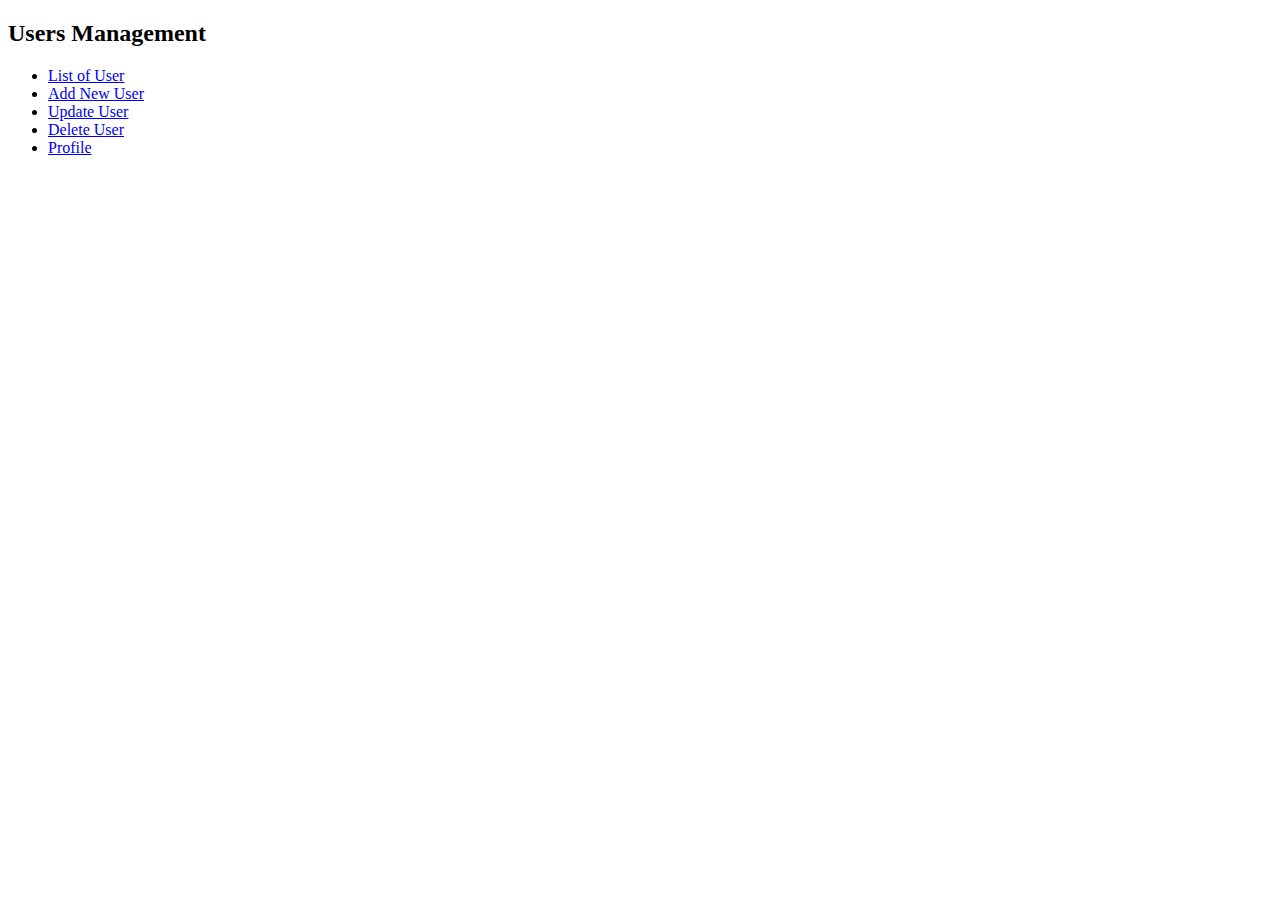
<file: Users/src/main/resources/templates/index.html>
<!DOCTYPE html>
<html xmlns="http://www.w3.org/1999/xhtml"
      xmlns:th="http://www.thymeleaf.org"
      lang="en">
<head>
    <meta charset="UTF-8">
    <title>Users Management</title>
</head>
<body>

<h2>Users Management</h2>
<ul>
    <li><a href="/users/list" th:href="@{/users/list}"> List of User</a></li>
    <li><a href="/users/signup" th:href="@{/users/signup}"> Add New User</a></li>
    <li><a href="/users/update" th:href="@{/users/update}"> Update User</a></li>
    <li><a href="/users/delete" th:href="@{/users/delete}"> Delete User</a></li>

    <!--  Replace link below to link to your main.html/budget.html/transaction.html  -->
    <li><a href="/users/profile" th:href="@{/users/profile}"> Profile</a></li>
</ul>

</body>
</html>
</file>
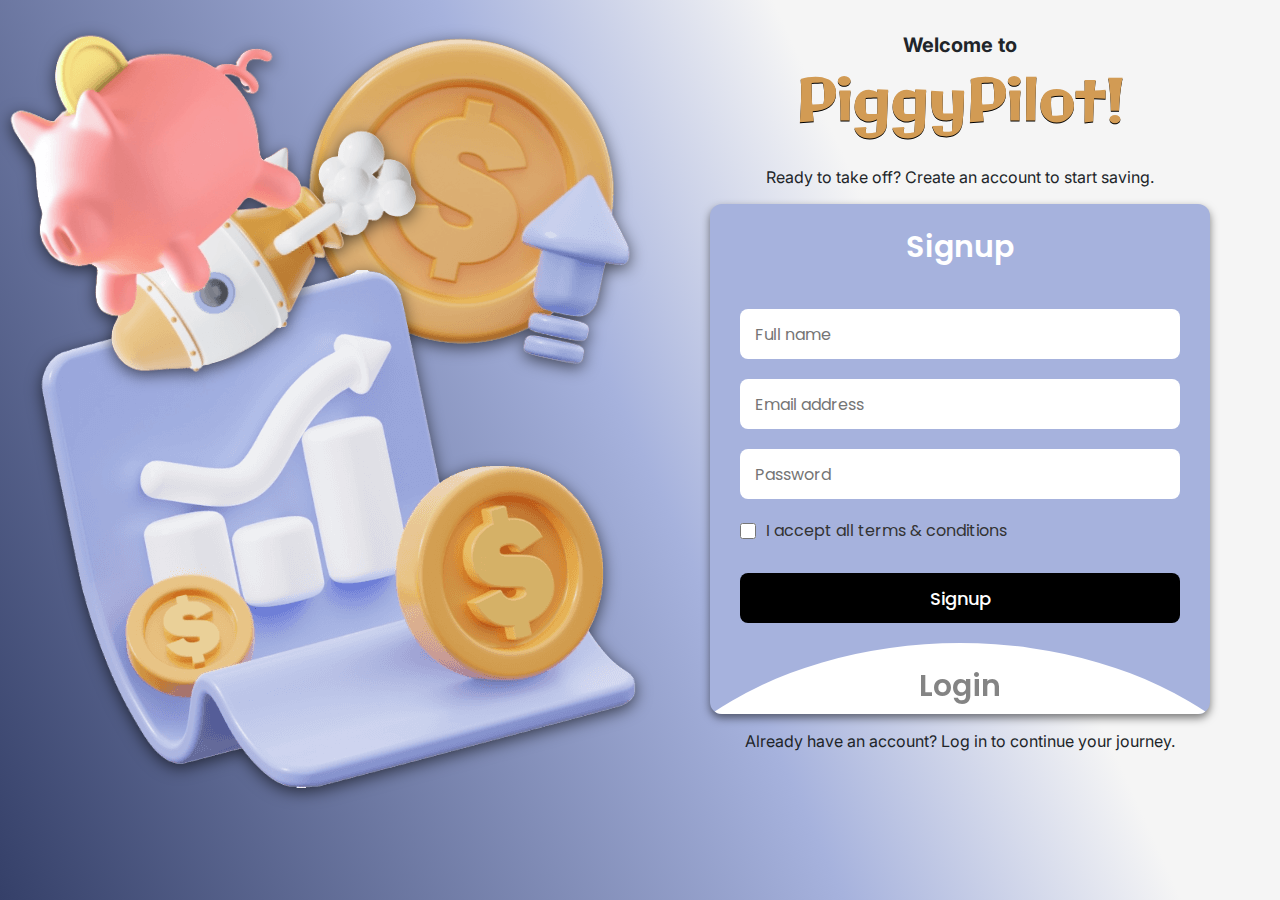
<file: signup.html>
<!DOCTYPE html>
<html lang="en">
<head>
    <meta charset="UTF-8" />
    <meta http-equiv="X-UA-Compatible" content="IE=edge" />
    <meta name="viewport" content="width=device-width, initial-scale=1.0" />
    <title>Login & Signup Form</title>
    <link href="https://cdn.jsdelivr.net/npm/bootstrap@5.3.3/dist/css/bootstrap.min.css" rel="stylesheet" integrity="sha384-QWTKZyjpPEjISv5WaRU9OFeRpok6YctnYmDr5pNlyT2bRjXh0JMhjY6hW+ALEwIH" crossorigin="anonymous">

    <!--  Style for the login/signup Wrapper  -->
    <link rel="stylesheet" href="signupCSS.css" />

    <!--  Style for entire content  -->
    <link rel="stylesheet" href="style.css" />
</head>
<body>

<div class="content-grid">

    <!--  Images  -->
    <div class="position-relative">

        <!--  Coin Image  -->
        <div class="position-absolute top-0 end-0">
            <img src="assets/images/coin.png" alt="coin" class="ease-in">
        </div>

        <!--  Receipt Image  -->
        <div class="position-absolute bottom-0 end-0">
            <img src="assets/images/receipt.png" alt="receipt">
        </div>

        <!--  Pig Image  -->
        <div class="position-absolute top-0 start-0 ">
            <img src="assets/images/piggy.png" alt="flying piggy" class="ease-in">
        </div>
    </div>

    <!--  Left container  -->
    <div class="left container text-center">

        <!--   Texts   -->
        <div class="welcome">Welcome to</div>
        <div class="piggy">PiggyPilot!</div>
        <div class="info">Ready to take off? Create an account to start saving.</div>

        <!--    Signup/Login    -->
        <div class="wrapper">
            <div class="form signup">
                <header>Signup</header>
                <form action="#">
                    <input type="text" placeholder="Full name" required />
                    <input type="text" placeholder="Email address" required />
                    <input type="password" placeholder="Password" required />
                    <div class="checkbox">
                        <input type="checkbox" id="signupCheck" />
                        <label for="signupCheck">I accept all terms & conditions</label>
                    </div>
                    <input type="submit" value="Signup" />
                </form>
            </div>

            <div class="form login">
                <header>Login</header>
                <form action="#">
                    <input type="text" placeholder="Email address" required />
                    <input type="password" placeholder="Password" required />
                    <a href="#">Forgot password?</a>
                    <input type="submit" value="Login" />
                </form>
            </div>
        </div>

        <!--   Texts   -->
        <div class="info">Already have an account? Log in to continue your journey.</div>
    </div>

</div>
<script>
    const wrapper = document.querySelector(".wrapper"),
        signupHeader = document.querySelector(".signup header"),
        loginHeader = document.querySelector(".login header");

    loginHeader.addEventListener("click", () => {
        wrapper.classList.add("active");
    });
    signupHeader.addEventListener("click", () => {
        wrapper.classList.remove("active");
    });
</script>
</body>
</html>
</file>
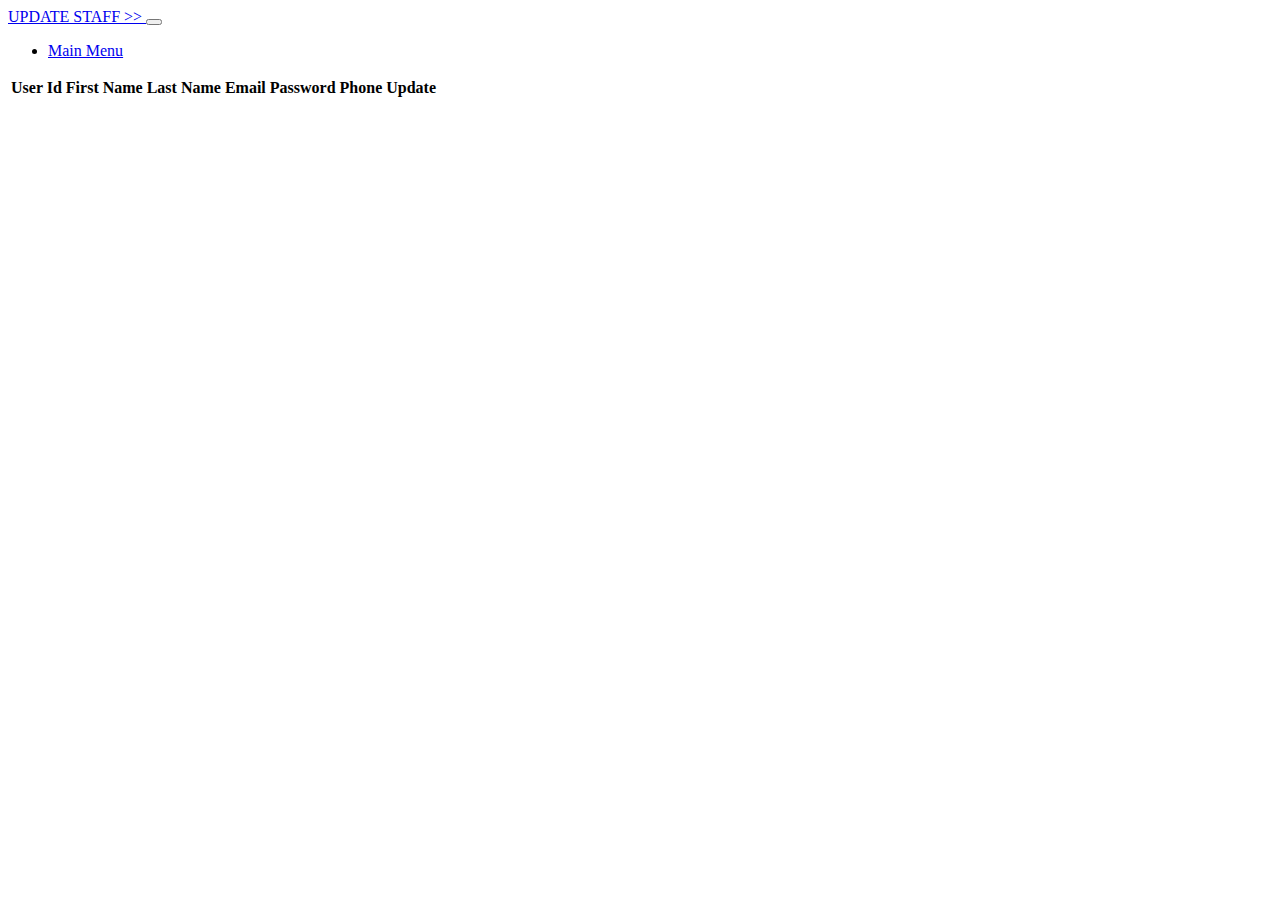
<file: Users/target/classes/templates/choose-user-to-update.html>
<!DOCTYPE html>
<html xmlns="http://www.w3.org/1999/xhtml"
      xmlns:th="http://www.thymeleaf.org"
      lang="en">
<head>
    <title>Update Staff</title>
    <meta charset="UTF-8">
    <meta name="viewport" content="width=device-width, initial-scale=1, shrink-to-fit=no">
    <link rel="stylesheet" href="https://cdn.jsdelivr.net/npm/bootstrap@4.5.3/dist/css/bootstrap.min.css"
          integrity="sha384-TX8t27EcRE3e/ihU7zmQxVncDAy5uIKz4rEkgIXeMed4M0jlfIDPvg6uqKI2xXr2" crossorigin="anonymous">

    <link rel="stylesheet"
          href="https://use.fontawesome.com/releases/v5.4.1/css/all.css"
          integrity="sha384-5sAR7xN1Nv6T6+dT2mhtzEpVJvfS3NScPQTrOxhwjIuvcA67KV2R5Jz6kr4abQsz"
          crossorigin="anonymous">

</head>
<body>

<nav class="navbar navbar-expand-sm bg-dark navbar-dark">
    <a class="navbar-brand" href="#"> UPDATE STAFF >> </a>
    <button class="navbar-toggler " type="button" data-toggle="collapse" data-target="#collapsibleNavbar">
        <span class="navbar-toggler-icon"></span>
    </button>
    <div class="collapse navbar-collapse" id="collapsibleNavbar">
        <ul class="navbar-nav">
            <li class="nav-item">
                <a class="nav-link" href = "#" th:href ="@{/}">Main Menu</a>
            </li>
        </ul>
    </div>
</nav>

<div class="container my-2">
    <div class="card">
        <div class="card-body">
            <table class="table table-striped table-responsive-md">
                <thead>
                <tr>
                    <th> User Id </th>
                    <th> First Name </th>
                    <th> Last Name </th>
                    <th> Email </th>
                    <th> Password </th>
                    <th> Phone </th>
                    <th> Update</th>
                </tr>
                </thead>
                <tbody>
                <tr th:each="user : ${users}">
                    <td><span th:text="${user.userid}"> </span></td>
                    <td><span th:text="${user.fname}"> </span></td>
                    <td><span th:text="${user.lname}"> </span></td>
                    <td><span th:text="${user.email}"> </span></td>
                    <td><span th:text="${user.password}"> </span></td>
                    <td><span th:text="${user.phone}"> </span></td>
                    <td><a th:href="@{/users/edit/{id}(id=${user.userid})}"
                           class="btn btn-success"><i class="fas fa-user-edit ml-2"></i></a></td>
                </tr>
                </tbody>
            </table>
        </div>
    </div>
</div>

</body>
</html>
</file>
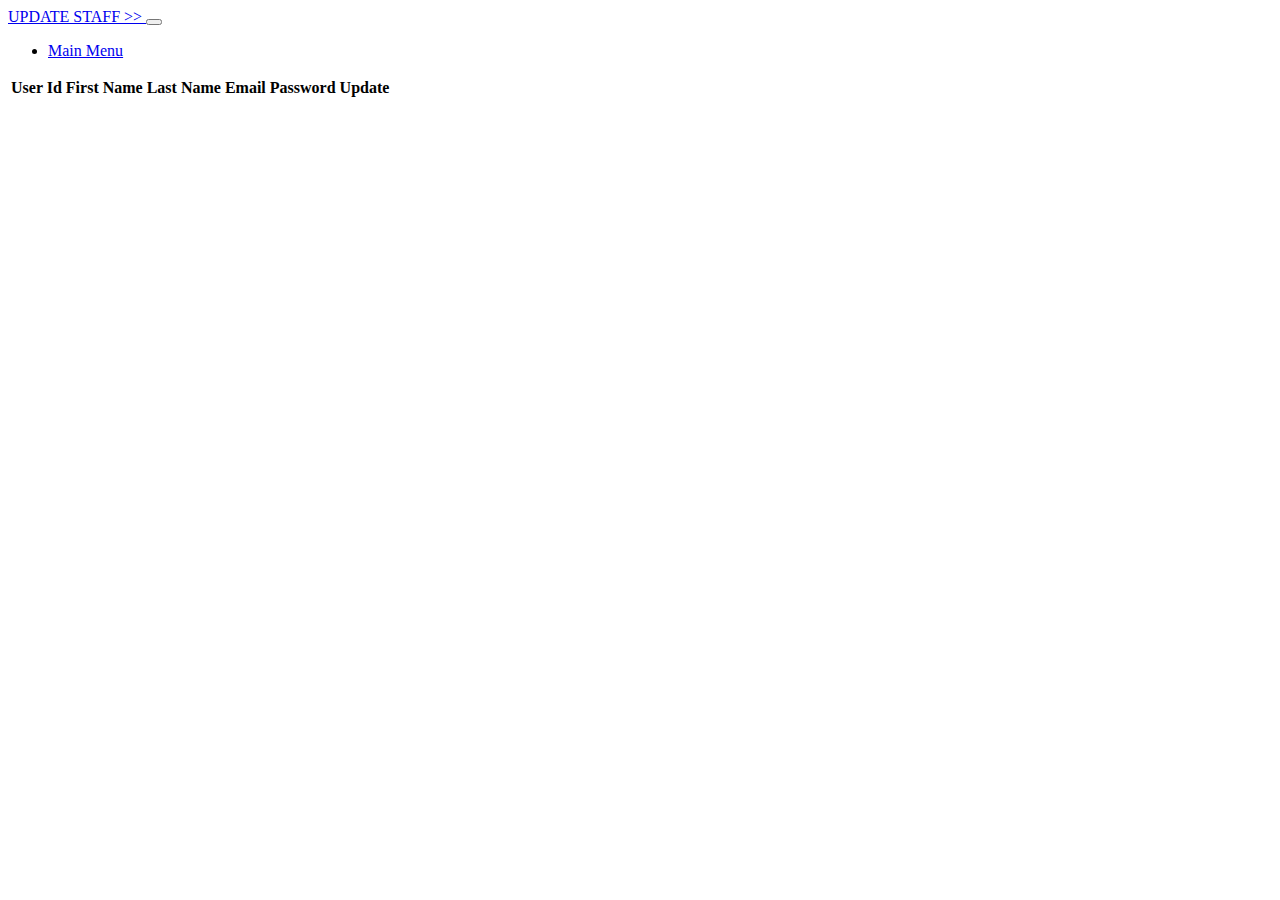
<file: Users/target/classes/templates/choose-user-to-update1.html>
<!DOCTYPE html>
<html xmlns="http://www.w3.org/1999/xhtml"
      xmlns:th="http://www.thymeleaf.org"
      lang="en">
<head>
    <title>Update Staff</title>
    <meta charset="UTF-8">
    <meta name="viewport" content="width=device-width, initial-scale=1, shrink-to-fit=no">
    <link rel="stylesheet" href="https://cdn.jsdelivr.net/npm/bootstrap@4.5.3/dist/css/bootstrap.min.css"
          integrity="sha384-TX8t27EcRE3e/ihU7zmQxVncDAy5uIKz4rEkgIXeMed4M0jlfIDPvg6uqKI2xXr2" crossorigin="anonymous">

    <link rel="stylesheet"
          href="https://use.fontawesome.com/releases/v5.4.1/css/all.css"
          integrity="sha384-5sAR7xN1Nv6T6+dT2mhtzEpVJvfS3NScPQTrOxhwjIuvcA67KV2R5Jz6kr4abQsz"
          crossorigin="anonymous">

</head>
<body>

<nav class="navbar navbar-expand-sm bg-dark navbar-dark">
    <a class="navbar-brand" href="#"> UPDATE STAFF >> </a>
    <button class="navbar-toggler " type="button" data-toggle="collapse" data-target="#collapsibleNavbar">
        <span class="navbar-toggler-icon"></span>
    </button>
    <div class="collapse navbar-collapse" id="collapsibleNavbar">
        <ul class="navbar-nav">
            <li class="nav-item">
                <a class="nav-link" href = "#" th:href ="@{/}">Main Menu</a>
            </li>
        </ul>
    </div>
</nav>

<div class="container my-2">
    <div class="card">
        <div class="card-body">
            <table class="table table-striped table-responsive-md">
                <thead>
                <tr>
                    <th> User Id </th>
                    <th> First Name </th>
                    <th> Last Name </th>
                    <th> Email </th>
                    <th> Password </th>
                    <th> Update</th>
                </tr>
                </thead>
                <tbody>
                <tr th:each="user : ${users}">
                    <td><span th:text="${user.userid}"> </span></td>
                    <td><span th:text="${user.fname}"> </span></td>
                    <td><span th:text="${user.lname}"> </span></td>
                    <td><span th:text="${user.email}"> </span></td>
                    <td><span th:text="${user.password}"> </span></td>
                    <td><a th:href="@{/users/edit/{id}(id=${user.userid})}"
                           class="btn btn-success"><i class="fas fa-user-edit ml-2"></i></a></td>
                </tr>
                </tbody>
            </table>
        </div>
    </div>
</div>

</body>
</html>
</file>
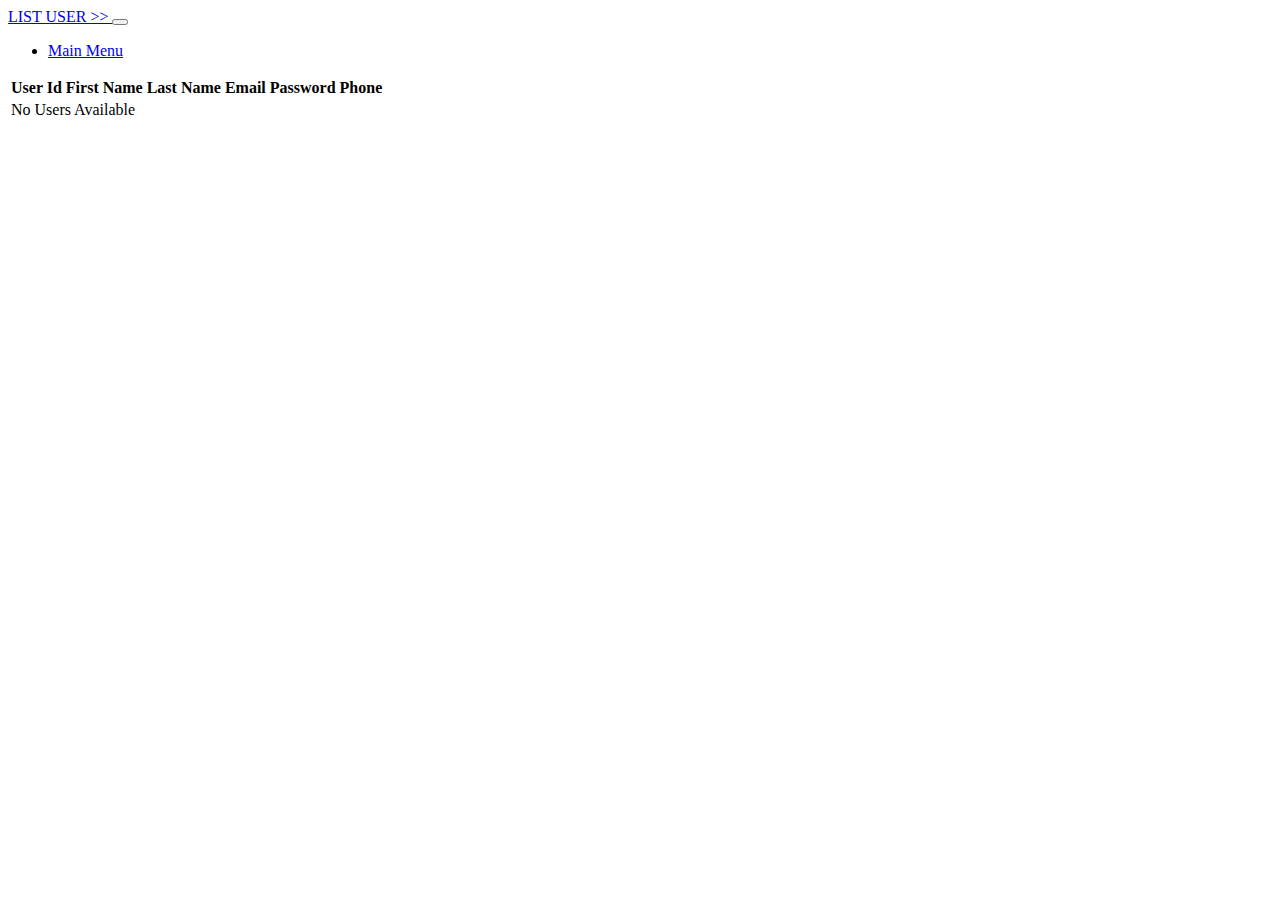
<file: Users/target/classes/templates/list-user.html>
<!DOCTYPE html>
<html xmlns="http://www.w3.org/1999/xhtml"
      xmlns:th="http://www.thymeleaf.org"
      lang="en">
<head>
    <meta charset="UTF-8">
    <meta name="viewport" content="width=device-width, initial-scale=1, shrink-to-fit=no">
    <link rel="stylesheet" href="https://cdn.jsdelivr.net/npm/bootstrap@4.5.3/dist/css/bootstrap.min.css"
          integrity="sha384-TX8t27EcRE3e/ihU7zmQxVncDAy5uIKz4rEkgIXeMed4M0jlfIDPvg6uqKI2xXr2"
          crossorigin="anonymous">
    <title>List Users</title>
</head>
<body>

<nav class="navbar navbar-expand-sm bg-dark navbar-dark">
    <a class="navbar-brand" href="#"> LIST USER >> </a>
    <button class="navbar-toggler " type="button" data-toggle="collapse" data-target="#collapsibleNavbar">
        <span class="navbar-toggler-icon"></span>
    </button>
    <div class="collapse navbar-collapse" id="collapsibleNavbar">
        <ul class="navbar-nav">
            <li class="nav-item">
                <a class="nav-link" href = "#" th:href ="@{/}">Main Menu</a>
            </li>
        </ul>
    </div>
</nav>

<div class="container my-2">
    <div class="card">
        <div class="card-body"></div>
        <table class="table table-striped table-responsive-md">
            <thead>
            <tr>
                <th> User Id </th>
                <th> First Name </th>
                <th> Last Name </th>
                <th> Email </th>
                <th> Password </th>
                <th> Phone </th>
            </tr>
            </thead>
            <tbody>
            <tr th:if="${users.empty}">
                <td colspan="2"> No Users Available </td>
            </tr>
            <tr th:each="user : ${users}">
                <td><span th:text="${user.userid}"> </span></td>
                <td><span th:text="${user.fname}"> </span></td>
                <td><span th:text="${user.lname}"> </span></td>
                <td><span th:text="${user.email}"> </span></td>
                <td><span th:text="${user.password}"> </span></td>
                <td><span th:text="${user.phone}"> </span></td>
            </tr>
            </tbody>
        </table>
    </div>
</div>
</body>
</html>
</file>
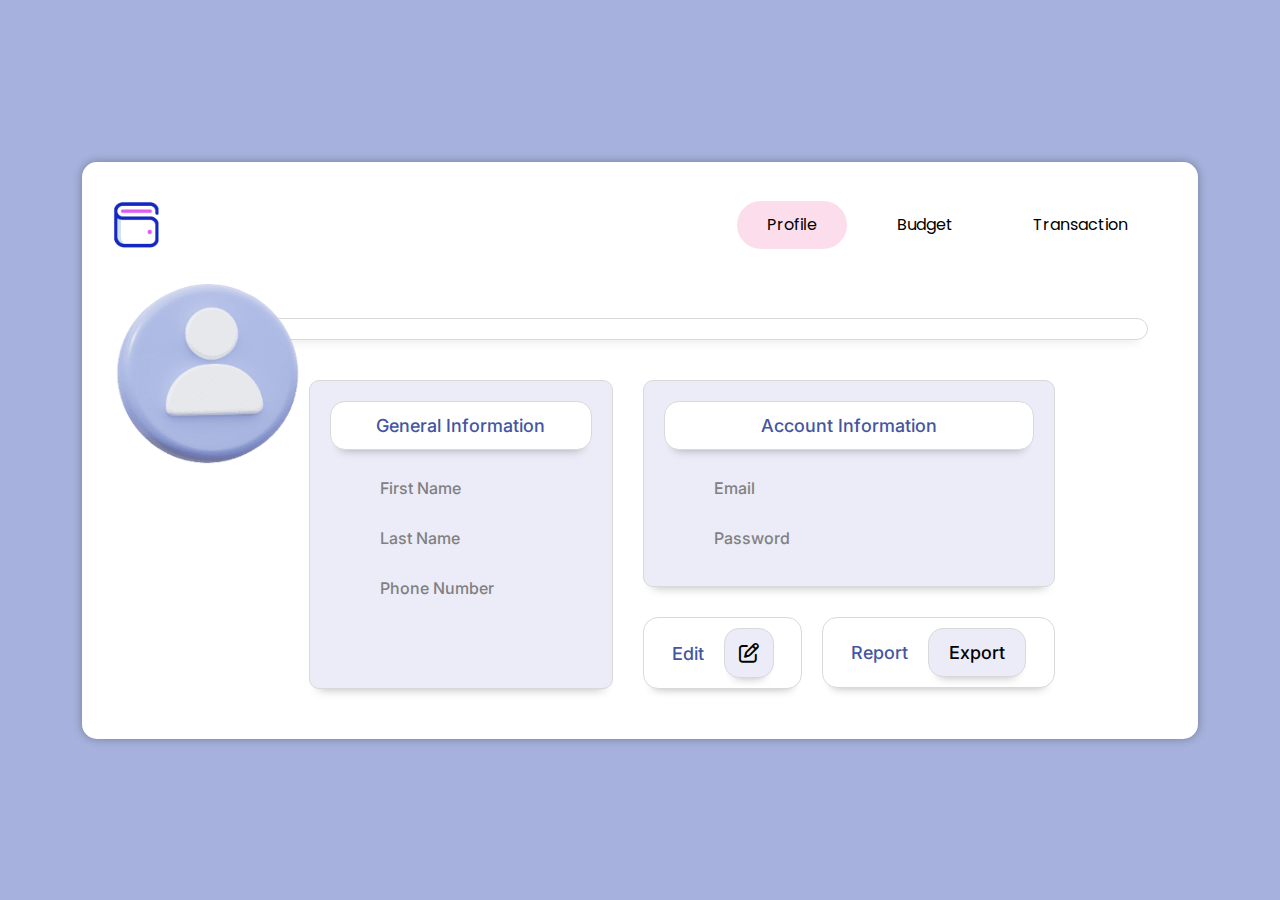
<file: Users/target/classes/templates/profile.html>
<!DOCTYPE html>
<html lang="en" xmlns:th="http://www.thymeleaf.org">
<head>
    <meta charset="UTF-8"/>
    <meta http-equiv="X-UA-Compatible" content="IE=edge"/>
    <meta name="viewport" content="width=device-width, initial-scale=1.0"/>
    <title>User Profile</title>
    <link href="https://cdn.jsdelivr.net/npm/bootstrap@5.3.3/dist/css/bootstrap.min.css" rel="stylesheet"
          integrity="sha384-QWTKZyjpPEjISv5WaRU9OFeRpok6YctnYmDr5pNlyT2bRjXh0JMhjY6hW+ALEwIH" crossorigin="anonymous">
    <link rel="stylesheet" href="https://cdnjs.cloudflare.com/ajax/libs/font-awesome/6.0.0-beta3/css/all.min.css">
    <style>
        @import url('https://fonts.googleapis.com/css2?family=Poppins:ital,wght@0,100;0,200;0,300;0,400;0,500;0,600;0,700;0,800;0,900;1,100;1,200;1,300;1,400;1,500;1,600;1,700;1,800;1,900&display=swap');
        @import url('https://fonts.googleapis.com/css2?family=Inter:wght@100..900&family=Poppins:ital,wght@0,100;0,200;0,300;0,400;0,500;0,600;0,700;0,800;0,900;1,100;1,200;1,300;1,400;1,500;1,600;1,700;1,800;1,900&display=swap');
        :root {
            --body-font: 'Inter', sans-serif;
            --navbar-font: 'Poppins', sans-serif;
            --background-color: #A6B2DD;
            --purple: #4455A2;
            --light-purple: #ECECF8;
            --pink: #FCDDEC;
            --gray: #D9D9D9;
            --shadow: 0 10px 10px -10px rgba(0, 0, 0, 0.3); /* Shadow only at the bottom */
        }
        body {
            font-family: var(--body-font);
            background-color: var(--background-color);
        }
        .container {
            display: flex;
            height: 100vh;
            justify-content: center;
            align-items: center;
        }
        .content {
            flex: 1;
            background-color: white;
            padding: 30px;
            border-radius: 15px;
            box-shadow: 0 0 10px rgba(0, 0, 0, 0.3);
        }
        .navbar {
            font-family: var(--navbar-font);
            display: flex;
        }
        .navbar, .logo{
            flex: 1;
        }
        .logo img {
            width: 50px;
            height: 50px;
        }
        .tab {
            margin: 0 10px;
            padding: 12px 30px;
            border-radius: 30px;
            cursor: pointer;
            color: black;
            background-color: white;
        }
        .tab.active, .tab:hover {
            background-color: var(--pink);
        }
        .profile-section {
            display: grid;
            grid-template-columns: 10% 90%;
            text-align: center;
            padding: 20px 20px 20px 0;
        }
        .icon img {
            width: 190px;
            height: 190px;
            position: relative;
        }
        .details {
            padding-top: 40px;
        }
        .col-grid-1, .col-grid-2{
            display: grid;
            grid-template-columns: auto auto;
            gap: 20px
        }
        .col-grid-1{
            padding-left: 10%;
            padding-right: 10%;
            gap: 30px;
        }
        .row-grid{
            display: grid;
            grid-template-rows: auto auto;
            gap: 30px;
        }
        .header{
            padding-bottom: 40px;
        }
        .box {
            color: var(--purple);
            background-color: white;
            padding: 10px;
            font-size: 18px;
            font-weight: 500;
            border-radius: 15px;
            border: 1px solid var(--gray);
            box-shadow: var(--shadow);
        }
        .profile-name{
            font-size: 24px;
        }
        p, .p1{
            font-weight: 500;
        }
        .p1{
            color: gray;
            padding-top: 10px;
        }
        .general-info, .account-info {
            background-color: var(--light-purple);
            border-radius: 10px;
            padding: 20px;
            box-shadow: var(--shadow);
            border: 1px solid var(--gray);
        }
        .info{
            text-align: left;
            padding-left: 50px;
        }
        .export-btn, .edit-btn {
            color: black;
            background-color: var(--light-purple);
            padding: 10px 20px;
            margin-left: 15px;
            cursor: pointer;
        }
        .export-btn:hover, .edit-btn:hover {
            background-color: #d4d7e8;
        }
        .edit .box .box{
            padding: 14px;
        }
        .edit i{
            font-size: 20px;
        }
        /* The Modal (background) */
        .modal {
            display: none; /* Hidden by default */
            position: fixed; /* Stay in place */
            padding-top: 100px; /* Location of the box */
            left: 0;
            top: 0;
            width: 100%;
            height: 100%;
            overflow: auto;
            background-color: rgba(0, 0, 0, 0.4); /* Black w/ opacity */
        }

        /* Modal Content */
        .modal-content {
            background-color: white;
            margin: auto;
            padding: 20px;
            border: 1px solid #888;
            width: 80%;
            max-width: 500px;
        }
        .form-group {
            padding-bottom: 15px;
        }
        .modal-body .box {
            display: flex;
            justify-content: center;
            font-size: 24px;
        }
        .modal-content {
            font-size: 18px;
        }
    </style>
</head>
<body>

<div class="container">
    <div class="content">
        <div class="navbar">
            <div class="logo">
                <img src="assets/images/logo.png" alt="Logo">
            </div>
            <div class="tab active">Profile</div>
            <div class="tab">Budget</div>
            <div class="tab">Transaction</div>
        </div>
        <div class="profile-section">
            <div class="icon">
                <img src="assets/images/profile.png" alt="Profile Picture">
            </div>
            <div class="details">
                <div class="header">
                    <div class="profile-name box" th:text="${user.fname + ' ' + user.lname}"></div>
                </div>
                <div class="col-grid-1">
                    <div class="general-info">
                        <p class="box">General Information</p>
                        <div class="info">
                            <p class="p1">First Name</p>
                            <p id="firstName" th:text="${user.fname}"></p>
                            <p class="p1">Last Name</p>
                            <p id="lastName" th:text="${user.lname}"></p>
                            <p class="p1">Phone Number</p>
                            <p id="phoneNumber" th:text="${user.phone}"></p>
                        </div>
                    </div>
                    <div class="row-grid">
                        <div class="account-info">
                            <p class="box">Account Information</p>
                            <div class="info">
                                <p class="p1">Email</p>
                                <p id="email" th:text="${user.email}"></p>
                                <p class="p1">Password</p>
                                <p id="password" th:text="${user.password}"></p>
                            </div>
                        </div>
                        <div class="col-grid-2">
                            <div class="edit">
                                <div class="box">Edit
                                    <span><i class="box edit-btn fa-solid fa-pen-to-square"></i></span>
                                </div>
                            </div>
                            <div class="export">
                                <div class="box">Report
                                    <span><button class="box export-btn">Export</button></span>
                                </div>
                            </div>
                        </div>
                    </div>
                </div>
            </div>
        </div>

        <!-- The Modal -->
        <div id="myModal" class="modal">
            <div class="modal-content">
                <form id="myForm" th:action="@{/users/profile/update}" th:object="${user}" method="post">
                    <div class="modal-body">
                        <p class="box edit-btn">Edit Profile</p>
                        <div class="form-group">
                            <label for="editFirstName" class="p1">First Name</label>
                            <input type="text" id="editFirstName" th:field="*{fname}" class="form-control">
                        </div>
                        <div class="form-group">
                            <label for="editLastName" class="p1">Last Name</label>
                            <input type="text" id="editLastName" th:field="*{lname}" class="form-control">
                        </div>
                        <div class="form-group">
                            <label for="editPhoneNumber" class="p1">Phone Number</label>
                            <input type="text" id="editPhoneNumber" th:field="*{phone}" class="form-control">
                        </div>
                        <div class="form-group">
                            <label for="editEmail" class="p1">Email</label>
                            <input type="text" id="editEmail" th:field="*{email}" class="form-control">
                        </div>
                        <div class="form-group">
                            <label for="editEmail" class="p1">Email</label>
                            <input type="text" id="editPassword" th:field="*{password}" class="form-control">
                        </div>
                    </div>
                    <div class="modal-footer">
                        <button type="button" id="closeButton" class="box edit-btn close">Cancel</button>
                        <button type="submit" id="confirmButton" class="box edit-btn">Confirm</button>
                    </div>
                </form>
            </div>
        </div>

    </div>
</div>

<script>
    document.addEventListener("DOMContentLoaded", function () {
        // Get the modal
        var modal = document.querySelector(".modal");

        // Get the button that opens the modal
        var btn = document.querySelector(".edit-btn");

        // Get the confirm button
        var confirmBtn = document.getElementById("confirmButton");

        // Get the <span> element that closes the modal
        var span = document.getElementById("closeButton");

        // When the user clicks the button, open the modal
        btn.onclick = function () {
            modal.style.display = "block";
        }

        // When the user clicks on <span> (x), close the modal
        span.onclick = function () {
            modal.style.display = "none";
        }

        // When the user clicks anywhere outside the modal, close it
        window.onclick = function (event) {
            if (event.target === modal) {
                modal.style.display = "none";
            }
        }

        // Event listener for the confirm button
        confirmBtn.onclick = function () {
            document.getElementById("myForm").submit(); // Submit the form
        }
    });
</script>
</body>
</html>
</file>
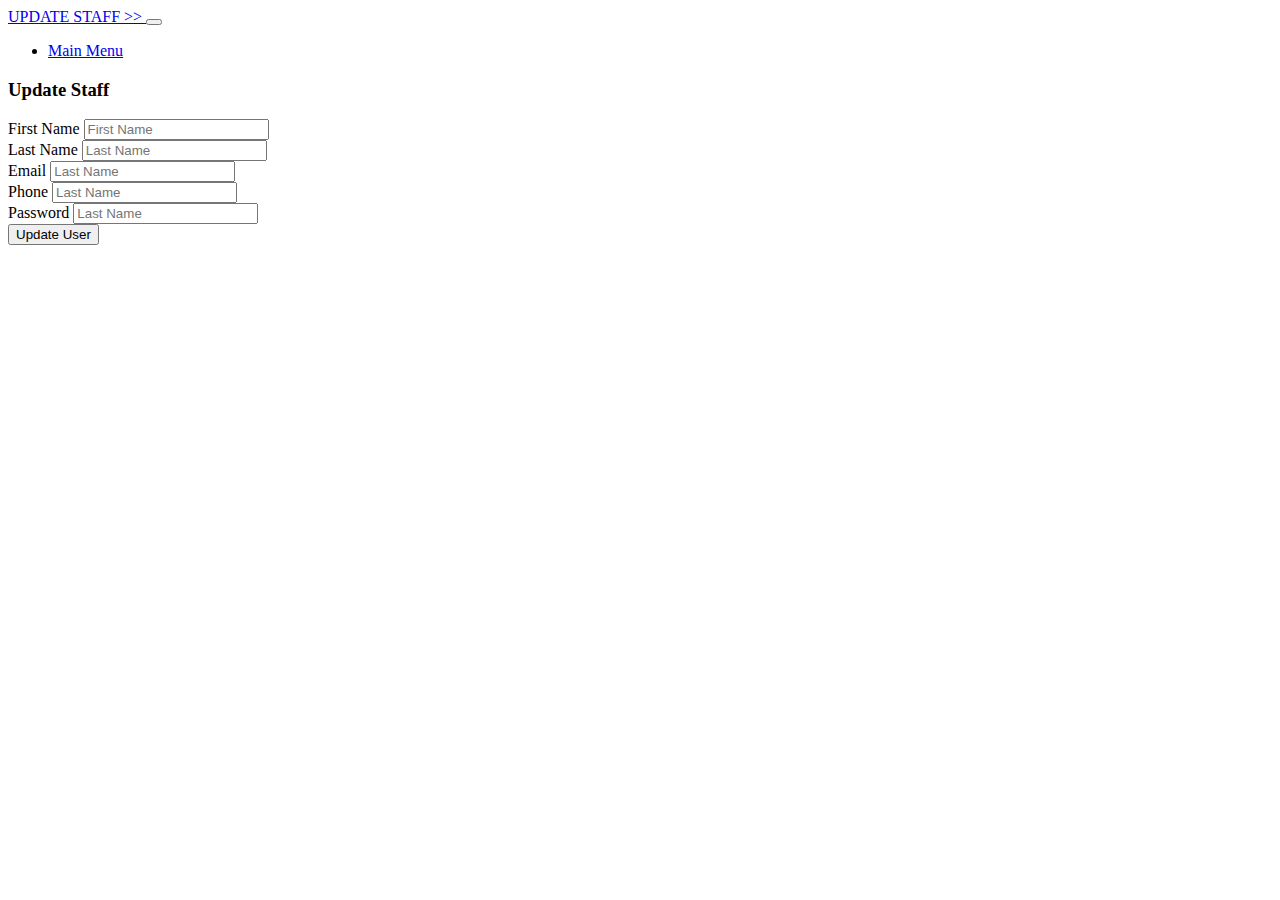
<file: Users/target/classes/templates/update-user.html>
<!DOCTYPE html>
<html xmlns="http://www.w3.org/1999/xhtml"
      xmlns:th="http://www.thymeleaf.org"
      lang="en">
<head>
    <title>Update Staff</title>
    <meta charset="UTF-8">
    <meta name="viewport" content="width=device-width, initial-scale=1, shrink-to-fit=no">
    <link rel="stylesheet" href="https://cdn.jsdelivr.net/npm/bootstrap@4.5.3/dist/css/bootstrap.min.css"
          integrity="sha384-TX8t27EcRE3e/ihU7zmQxVncDAy5uIKz4rEkgIXeMed4M0jlfIDPvg6uqKI2xXr2"
          crossorigin="anonymous">

    <link rel="stylesheet"
          href="https://use.fontawesome.com/releases/v5.4.1/css/all.css"
          integrity="sha384-5sAR7xN1Nv6T6+dT2mhtzEpVJvfS3NScPQTrOxhwjIuvcA67KV2R5Jz6kr4abQsz"
          crossorigin="anonymous">
</head>
<body>

<nav class="navbar navbar-expand-sm bg-dark navbar-dark">
    <a class="navbar-brand" href="#">UPDATE STAFF >> </a>
    <button class="navbar-toggler " type="button" data-toggle="collapse" data-target="#collapsibleNavbar">
        <span class="navbar-toggler-icon"></span>
    </button>
    <div class="collapse navbar-collapse" id="collapsibleNavbar">
        <ul class="navbar-nav">
            <li class="nav-item">
                <a class="nav-link" href = "#" th:href ="@{/}">Main Menu</a>
            </li>
        </ul>
    </div>
</nav>

<div class="container my-5">
    <h3> Update Staff</h3>
    <div class="card">
        <div class="card-body">
            <div class="col-md-8">
                <form action="#"
                      th:action="@{/users/update/{id}(id=${users.userid})}"
                      th:object="${users}" th:method="post">
                    <div class="row">
                        <div class="form-group col-md-6">
                            <label for="fname" class="col-form-label">First Name</label> <input
                                type="text" th:field="*{fname}" class="form-control" id="fname"
                                placeholder="First Name"> <span
                                th:if="${#fields.hasErrors('fname')}" th:errors="*{fname}"
                                class="text-danger"></span>
                        </div>
                        <div class="form-group col-md-6">
                            <label for="lname" class="col-form-label">Last Name</label> <input
                                type="text" th:field="*{lname}" class="form-control" id="lname"
                                placeholder="Last Name"> <span
                                th:if="${#fields.hasErrors('lname')}" th:errors="*{lname}"
                                class="text-danger"></span>
                        </div>
                        <div class="form-group col-md-6">
                            <label for="email" class="col-form-label">Email</label> <input
                                type="text" th:field="*{email}" class="form-control" id="email"
                                placeholder="Last Name"> <span
                                th:if="${#fields.hasErrors('email')}" th:errors="*{email}"
                                class="text-danger"></span>
                        </div>
                        <div class="form-group col-md-6">
                            <label for="phone" class="col-form-label">Phone</label> <input
                                type="text" th:field="*{phone}" class="form-control" id="phone"
                                placeholder="Last Name"> <span
                                th:if="${#fields.hasErrors('phone')}" th:errors="*{phone}"
                                class="text-danger"></span>
                        </div>
                        <div class="form-group col-md-6">
                            <label for="password" class="col-form-label">Password</label> <input
                                type="text" th:field="*{password}" class="form-control" id="password"
                                placeholder="Last Name"> <span
                                th:if="${#fields.hasErrors('password')}" th:errors="*{password}"
                                class="text-danger"></span>
                        </div>

                        <div class="form-group col-md-8">
                            <input type="submit" class="btn btn-success"
                                   value="Update User">
                        </div>
                    </div>
                </form>
            </div>
        </div>
    </div>
</div>
</body>
</html>
</file>
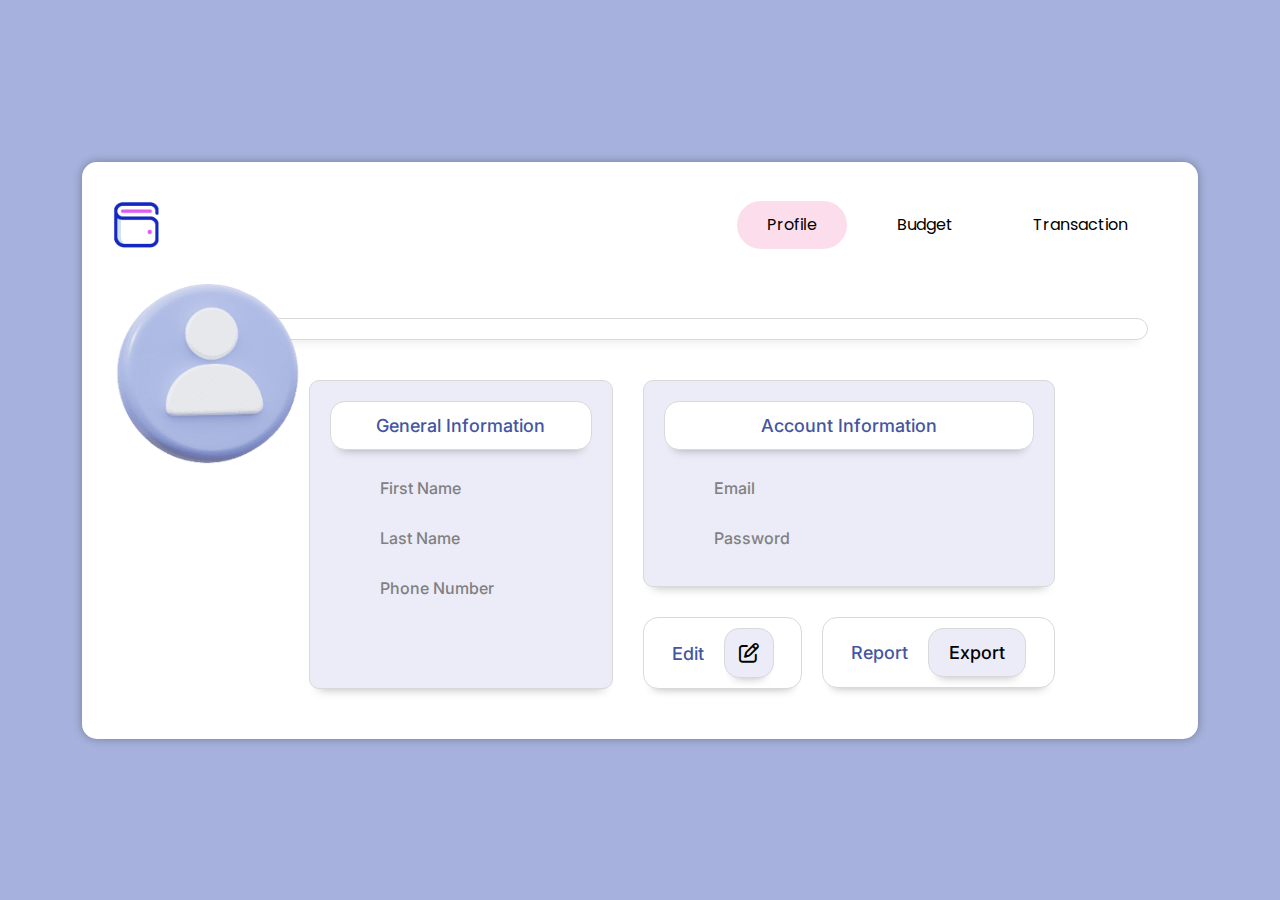
<file: Users/src/main/resources/templates/profile.html>
<!--This profile.html is a combination of
list-user.html (list user details where userid == x - in the profile section) and
update-user.html (edit user details - in the modal section)-->

<!-- For budget & transaction, you will need to also combine your add.html & delete.html
for e.g., like how I have a modal for edit button, you can have a modal for your edit, add, and delete buttons-->

<!DOCTYPE html>
<html lang="en" xmlns:th="http://www.thymeleaf.org">
<head>
    <meta charset="UTF-8"/>
    <meta http-equiv="X-UA-Compatible" content="IE=edge"/>
    <meta name="viewport" content="width=device-width, initial-scale=1.0"/>
    <title>User Profile</title>
    <link href="https://cdn.jsdelivr.net/npm/bootstrap@5.3.3/dist/css/bootstrap.min.css" rel="stylesheet"
          integrity="sha384-QWTKZyjpPEjISv5WaRU9OFeRpok6YctnYmDr5pNlyT2bRjXh0JMhjY6hW+ALEwIH" crossorigin="anonymous">
    <link rel="stylesheet" href="https://cdnjs.cloudflare.com/ajax/libs/font-awesome/6.0.0-beta3/css/all.min.css">
    <style>
        @import url('https://fonts.googleapis.com/css2?family=Poppins:ital,wght@0,100;0,200;0,300;0,400;0,500;0,600;0,700;0,800;0,900;1,100;1,200;1,300;1,400;1,500;1,600;1,700;1,800;1,900&display=swap');
        @import url('https://fonts.googleapis.com/css2?family=Inter:wght@100..900&family=Poppins:ital,wght@0,100;0,200;0,300;0,400;0,500;0,600;0,700;0,800;0,900;1,100;1,200;1,300;1,400;1,500;1,600;1,700;1,800;1,900&display=swap');
        :root {
            --body-font: 'Inter', sans-serif;
            --navbar-font: 'Poppins', sans-serif;
            --background-color: #A6B2DD;
            --purple: #4455A2;
            --light-purple: #ECECF8;
            --pink: #FCDDEC;
            --gray: #D9D9D9;
            --shadow: 0 10px 10px -10px rgba(0, 0, 0, 0.3); /* Shadow only at the bottom */
        }
        body {
            font-family: var(--body-font);
            background-color: var(--background-color);
        }
        .container {
            display: flex;
            height: 100vh;
            justify-content: center;
            align-items: center;
        }
        .content {
            flex: 1;
            background-color: white;
            padding: 30px;
            border-radius: 15px;
            box-shadow: 0 0 10px rgba(0, 0, 0, 0.3);
        }
        .navbar {
            font-family: var(--navbar-font);
            display: flex;
        }
        .navbar, .logo{
            flex: 1;
        }
        .logo img {
            width: 50px;
            height: 50px;
        }
        .tab {
            margin: 0 10px;
            padding: 12px 30px;
            border-radius: 30px;
            cursor: pointer;
            color: black;
            background-color: white;
        }
        .tab.active, .tab:hover {
            background-color: var(--pink);
        }
        .profile-section {
            display: grid;
            grid-template-columns: 10% 90%;
            text-align: center;
            padding: 20px 20px 20px 0;
        }
        .icon img {
            width: 190px;
            height: 190px;
            position: relative;
        }
        .details {
            padding-top: 40px;
        }
        .col-grid-1, .col-grid-2{
            display: grid;
            grid-template-columns: auto auto;
            gap: 20px
        }
        .col-grid-1{
            padding-left: 10%;
            padding-right: 10%;
            gap: 30px;
        }
        .row-grid{
            display: grid;
            grid-template-rows: auto auto;
            gap: 30px;
        }
        .header{
            padding-bottom: 40px;
        }
        .box {
            color: var(--purple);
            background-color: white;
            padding: 10px;
            font-size: 18px;
            font-weight: 500;
            border-radius: 15px;
            border: 1px solid var(--gray);
            box-shadow: var(--shadow);
        }
        .profile-name{
            font-size: 24px;
        }
        p, .p1{
            font-weight: 500;
        }
        .p1{
            color: gray;
            padding-top: 10px;
        }
        .general-info, .account-info {
            background-color: var(--light-purple);
            border-radius: 10px;
            padding: 20px;
            box-shadow: var(--shadow);
            border: 1px solid var(--gray);
        }
        .info{
            text-align: left;
            padding-left: 50px;
        }
        .export-btn, .edit-btn {
            color: black;
            background-color: var(--light-purple);
            padding: 10px 20px;
            margin-left: 15px;
            cursor: pointer;
        }
        .export-btn:hover, .edit-btn:hover {
            background-color: #d4d7e8;
        }
        .edit .box .box{
            padding: 14px;
        }
        .edit i{
            font-size: 20px;
        }
        /* The Modal (background) */
        .modal {
            display: none; /* Hidden by default */
            position: fixed; /* Stay in place */
            padding-top: 100px; /* Location of the box */
            left: 0;
            top: 0;
            width: 100%;
            height: 100%;
            overflow: auto;
            background-color: rgba(0, 0, 0, 0.4); /* Black w/ opacity */
        }

        /* Modal Content */
        .modal-content {
            background-color: white;
            margin: auto;
            padding: 20px;
            border: 1px solid #888;
            width: 80%;
            max-width: 500px;
        }
        .form-group {
            padding-bottom: 15px;
        }
        .modal-body .box {
            display: flex;
            justify-content: center;
            font-size: 24px;
        }
        .modal-content {
            font-size: 18px;
        }
    </style>
</head>
<body>

<div class="container">
    <div class="content">
        <div class="navbar">
            <div class="logo">
                <img src="assets/images/logo.png" alt="Logo">
            </div>
            <div class="tab active">Profile</div>
            <div class="tab">Budget</div>
            <div class="tab">Transaction</div>
        </div>
        <!--    Replace this profile section with your section    -->
        <div class="profile-section">
            <div class="icon">
                <img src="assets/images/profile.png" alt="Profile Picture">
            </div>
            <div class="details">
                <div class="header">
                    <div class="profile-name box" th:text="${user.fname + ' ' + user.lname}"></div>
                </div>
                <div class="col-grid-1">
                    <div class="general-info">
                        <p class="box">General Information</p>
                        <div class="info">
                            <p class="p1">First Name</p>
                            <p id="firstName" th:text="${user.fname}"></p>
                            <p class="p1">Last Name</p>
                            <p id="lastName" th:text="${user.lname}"></p>
                            <p class="p1">Phone Number</p>
                            <p id="phoneNumber" th:text="${user.phone}"></p>
                        </div>
                    </div>
                    <div class="row-grid">
                        <div class="account-info">
                            <p class="box">Account Information</p>
                            <div class="info">
                                <p class="p1">Email</p>
                                <p id="email" th:text="${user.email}"></p>
                                <p class="p1">Password</p>
                                <p id="password" th:text="${user.password}"></p>
                            </div>
                        </div>
                        <div class="col-grid-2">
                            <div class="edit">
                                <div class="box">Edit
                                    <span><i class="box edit-btn fa-solid fa-pen-to-square"></i></span>
                                </div>
                            </div>
                            <div class="export">
                                <div class="box">Report
                                    <span><button class="box export-btn">Export</button></span>
                                </div>
                            </div>
                        </div>
                    </div>
                </div>
            </div>
        </div>

        <!-- The Modal -->
        <div id="myModal" class="modal">
            <div class="modal-content">
                <form id="myForm" th:action="@{/users/profile/update}" th:object="${user}" method="post">
                    <div class="modal-body">
                        <p class="box edit-btn">Edit Profile</p>
                        <div class="form-group">
                            <label for="editFirstName" class="p1">First Name</label>
                            <input type="text" id="editFirstName" th:field="*{fname}" class="form-control">
                        </div>
                        <div class="form-group">
                            <label for="editLastName" class="p1">Last Name</label>
                            <input type="text" id="editLastName" th:field="*{lname}" class="form-control">
                        </div>
                        <div class="form-group">
                            <label for="editPhoneNumber" class="p1">Phone Number</label>
                            <input type="text" id="editPhoneNumber" th:field="*{phone}" class="form-control">
                        </div>
                        <div class="form-group">
                            <label for="editEmail" class="p1">Email</label>
                            <input type="text" id="editEmail" th:field="*{email}" class="form-control">
                        </div>
                        <div class="form-group">
                            <label for="editEmail" class="p1">Email</label>
                            <input type="text" id="editPassword" th:field="*{password}" class="form-control">
                        </div>
                    </div>
                    <div class="modal-footer">
                        <button type="button" id="closeButton" class="box edit-btn close">Cancel</button>
                        <button type="submit" id="confirmButton" class="box edit-btn">Confirm</button>
                    </div>
                </form>
            </div>
        </div>

    </div>
</div>

<script>
    document.addEventListener("DOMContentLoaded", function () {
        // Get the modal
        var modal = document.querySelector(".modal");

        // Get the button that opens the modal
        var btn = document.querySelector(".edit-btn");

        // Get the confirm button
        var confirmBtn = document.getElementById("confirmButton");

        // Get the <span> element that closes the modal
        var span = document.getElementById("closeButton");

        // When the user clicks the button, open the modal
        btn.onclick = function () {
            modal.style.display = "block";
        }

        // When the user clicks on <span> (x), close the modal
        span.onclick = function () {
            modal.style.display = "none";
        }

        // When the user clicks anywhere outside the modal, close it
        window.onclick = function (event) {
            if (event.target === modal) {
                modal.style.display = "none";
            }
        }

        // Event listener for the confirm button
        confirmBtn.onclick = function () {
            document.getElementById("myForm").submit(); // Submit the form
        }
    });
</script>
</body>
</html>
</file>
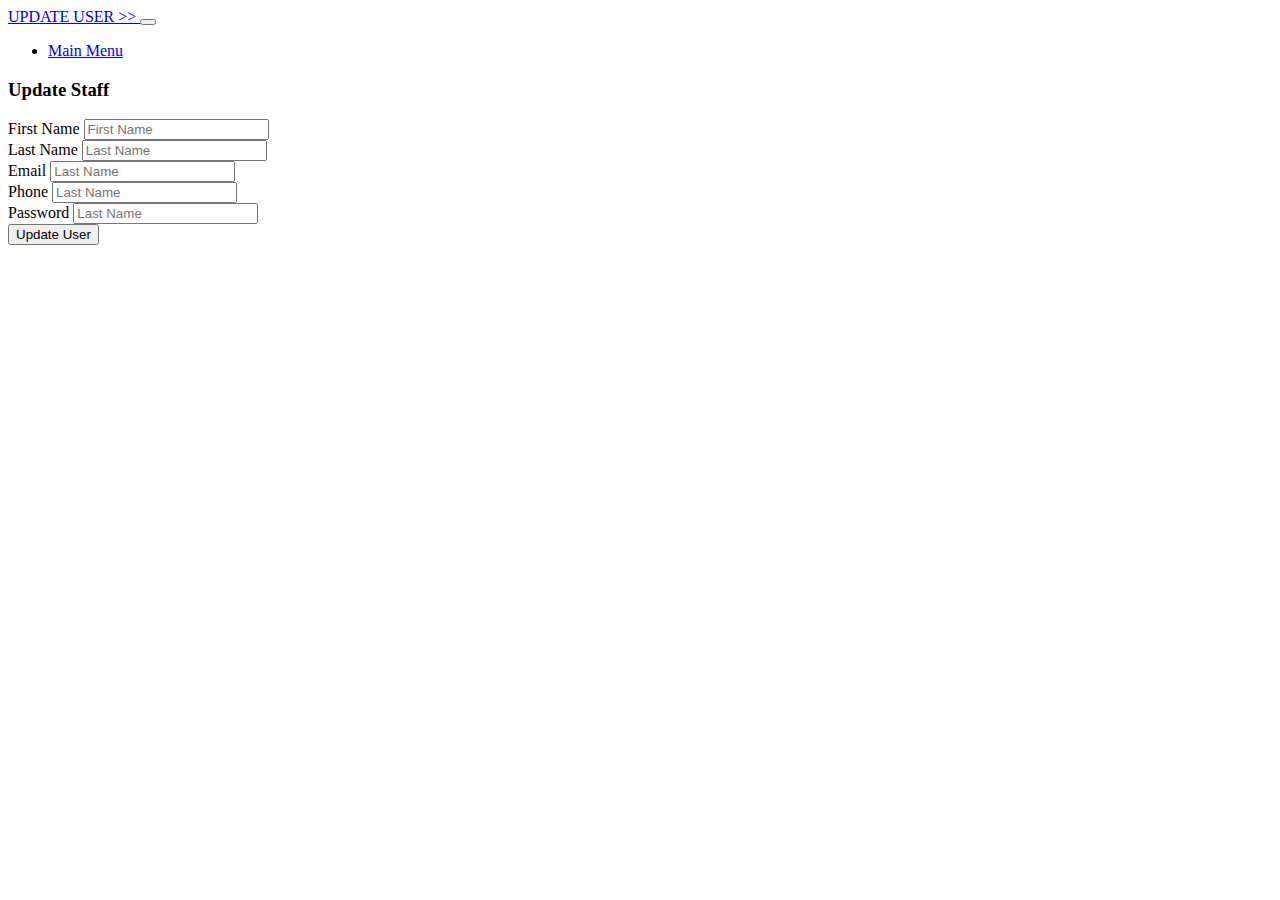
<file: Users/src/main/resources/templates/update-user.html>
<!DOCTYPE html>
<html xmlns="http://www.w3.org/1999/xhtml"
      xmlns:th="http://www.thymeleaf.org"
      lang="en">
<head>
    <title>Update Staff</title>
    <meta charset="UTF-8">
    <meta name="viewport" content="width=device-width, initial-scale=1, shrink-to-fit=no">
    <link rel="stylesheet" href="https://cdn.jsdelivr.net/npm/bootstrap@4.5.3/dist/css/bootstrap.min.css"
          integrity="sha384-TX8t27EcRE3e/ihU7zmQxVncDAy5uIKz4rEkgIXeMed4M0jlfIDPvg6uqKI2xXr2"
          crossorigin="anonymous">

    <link rel="stylesheet"
          href="https://use.fontawesome.com/releases/v5.4.1/css/all.css"
          integrity="sha384-5sAR7xN1Nv6T6+dT2mhtzEpVJvfS3NScPQTrOxhwjIuvcA67KV2R5Jz6kr4abQsz"
          crossorigin="anonymous">
</head>
<body>

<nav class="navbar navbar-expand-sm bg-dark navbar-dark">
    <a class="navbar-brand" href="#">UPDATE USER >> </a>
    <button class="navbar-toggler " type="button" data-toggle="collapse" data-target="#collapsibleNavbar">
        <span class="navbar-toggler-icon"></span>
    </button>
    <div class="collapse navbar-collapse" id="collapsibleNavbar">
        <ul class="navbar-nav">
            <li class="nav-item">
                <a class="nav-link" href = "#" th:href ="@{/}">Main Menu</a>
            </li>
        </ul>
    </div>
</nav>

<div class="container my-5">
    <h3> Update Staff</h3>
    <div class="card">
        <div class="card-body">
            <div class="col-md-8">
                <form action="#"
                      th:action="@{/users/update/{id}(id=${users.userid})}"
                      th:object="${users}" th:method="post">
                    <div class="row">
                        <div class="form-group col-md-6">
                            <label for="fname" class="col-form-label">First Name</label> <input
                                type="text" th:field="*{fname}" class="form-control" id="fname"
                                placeholder="First Name"> <span
                                th:if="${#fields.hasErrors('fname')}" th:errors="*{fname}"
                                class="text-danger"></span>
                        </div>
                        <div class="form-group col-md-6">
                            <label for="lname" class="col-form-label">Last Name</label> <input
                                type="text" th:field="*{lname}" class="form-control" id="lname"
                                placeholder="Last Name"> <span
                                th:if="${#fields.hasErrors('lname')}" th:errors="*{lname}"
                                class="text-danger"></span>
                        </div>
                        <div class="form-group col-md-6">
                            <label for="email" class="col-form-label">Email</label> <input
                                type="text" th:field="*{email}" class="form-control" id="email"
                                placeholder="Last Name"> <span
                                th:if="${#fields.hasErrors('email')}" th:errors="*{email}"
                                class="text-danger"></span>
                        </div>
                        <div class="form-group col-md-6">
                            <label for="phone" class="col-form-label">Phone</label> <input
                                type="text" th:field="*{phone}" class="form-control" id="phone"
                                placeholder="Last Name"> <span
                                th:if="${#fields.hasErrors('phone')}" th:errors="*{phone}"
                                class="text-danger"></span>
                        </div>
                        <div class="form-group col-md-6">
                            <label for="password" class="col-form-label">Password</label> <input
                                type="text" th:field="*{password}" class="form-control" id="password"
                                placeholder="Last Name"> <span
                                th:if="${#fields.hasErrors('password')}" th:errors="*{password}"
                                class="text-danger"></span>
                        </div>

                        <div class="form-group col-md-8">
                            <input type="submit" class="btn btn-success"
                                   value="Update User">
                        </div>
                    </div>
                </form>
            </div>
        </div>
    </div>
</div>
</body>
</html>
</file>
<file: signupCSS.css>
/* Import Google font - Poppins */
@import url("https://fonts.googleapis.com/css2?family=Poppins:wght@200;300;400;500;600;700&display=swap");
:root {
    --beige: #FFE4C9;
    --red: #E78895;
}
* {
    margin: 0;
    padding: 0;
    box-sizing: border-box;
    font-family: "Poppins",
    sans-serif;
}

.wrapper {
    position: relative;
    max-width: 500px;
    width: 100%;
    max-height: 510px;
    height: 80%;
    border-radius: 12px;
    padding: 20px 30px 120px;
    background: #A6B2DD;
    box-shadow: 0 4px 8px rgba(0, 0, 0, 0.5); /* Add shadow */
    overflow: hidden;
}
.form.login {
    position: absolute;
    left: 50%;
    bottom: -86%;
    transform: translateX(-50%);
    width: calc(100% + 220px);
    padding: 20px 140px;
    border-radius: 50%;
    height: 100%;
    background: #fff;
    transition: all 0.6s ease;
}
.wrapper.active .form.login {
    bottom: -15%;
    border-radius: 35%;
    box-shadow: 0 -5px
    10px rgba(0, 0, 0, 0.1);
}
.form header {
    font-size: 30px;
    text-align: center;
    color: #fff;
    font-weight: 600;
    cursor: pointer;
}
.form.login header {
    color: #333;
    opacity: 0.6;
}
.wrapper.active .form.login header {
    opacity: 1;
}
.wrapper.active .signup header {
    opacity: 0.6;
}
.wrapper form {
    display: flex;
    flex-direction: column;
    gap: 20px;
    margin-top: 40px;
}
form input {
    height: 50px;
    outline: none;
    border: none;
    padding: 0
    15px;
    font-size: 16px;
    font-weight: 400;
    color: #333;
    border-radius: 8px;
    background: #fff;
}
.form.login input {
    border: 1px
    solid
    #aaa;
}
.form.login input:focus {
    box-shadow: 1px 1px 0 #ddd;
}
form .checkbox {
    display: flex;
    align-items: center;
    gap: 10px;
}
.checkbox input[type="checkbox"] {
    height: 16px;
    width: 16px;
    accent-color: #fff;
    cursor: pointer;
}
form .checkbox label {
    cursor: pointer;
    color: #333;
}
form a {
    color: #333;
    text-decoration: none;
}
form a:hover {
    text-decoration: underline;
}
form input[type="submit"] {
    margin-top: 10px;
    font-size: 18px;
    font-weight: 500;
    background: black;
    color: #fff;
}
.form.login input[type="submit"] {
    background: black;
    color: #fff;
    border: none;
}
</file>
<file: style.css>
@import url('https://fonts.googleapis.com/css2?family=Galindo&display=swap');
@import url('https://fonts.googleapis.com/css2?family=Galindo&family=Inter:wght@100..900&display=swap');
  :root {
    --body-font: 'Inter', sans-serif;
    --header-font: 'Galindo', sans-serif;
}
html, body {
    height: 100%;
    overflow: hidden; /* Prevent scrolling */
    background: linear-gradient(
            245.59deg,
            #F5F5F5 30%,
            #A6B2DD 50%,
            #354069 100%
    );
}
.content-grid{
    display: grid;
    grid-template-columns: 50% 50%;
}
.left {
    display: flex;
    flex-direction: column; /* Align items vertically */
    justify-content: center; /* Center contents horizontally */
    align-items: center; /* Center contents vertically */
    padding: 30px;

}
.welcome {
    font-family: var(--body-font);
    font-size: 20px;
    font-weight: bold;
}
.piggy {
    font-family: var(--header-font);
    font-size: 60px;
    color: #D29B54;
    filter: drop-shadow(0 1px black);
}
.info {
    font-family: var(--body-font);
    font-size: 16px;
    padding: 15px;
}
img {
    margin: 10px 0;
    filter: drop-shadow(0 4px 8px rgba(0, 0, 0, 0.6));
    animation: float 3s ease-out infinite;
}
.ease-in{
    animation: float 3s ease-in infinite;
}
@keyframes float {
    50% {
        transform: translateY(20px);
    }
}
</file>
